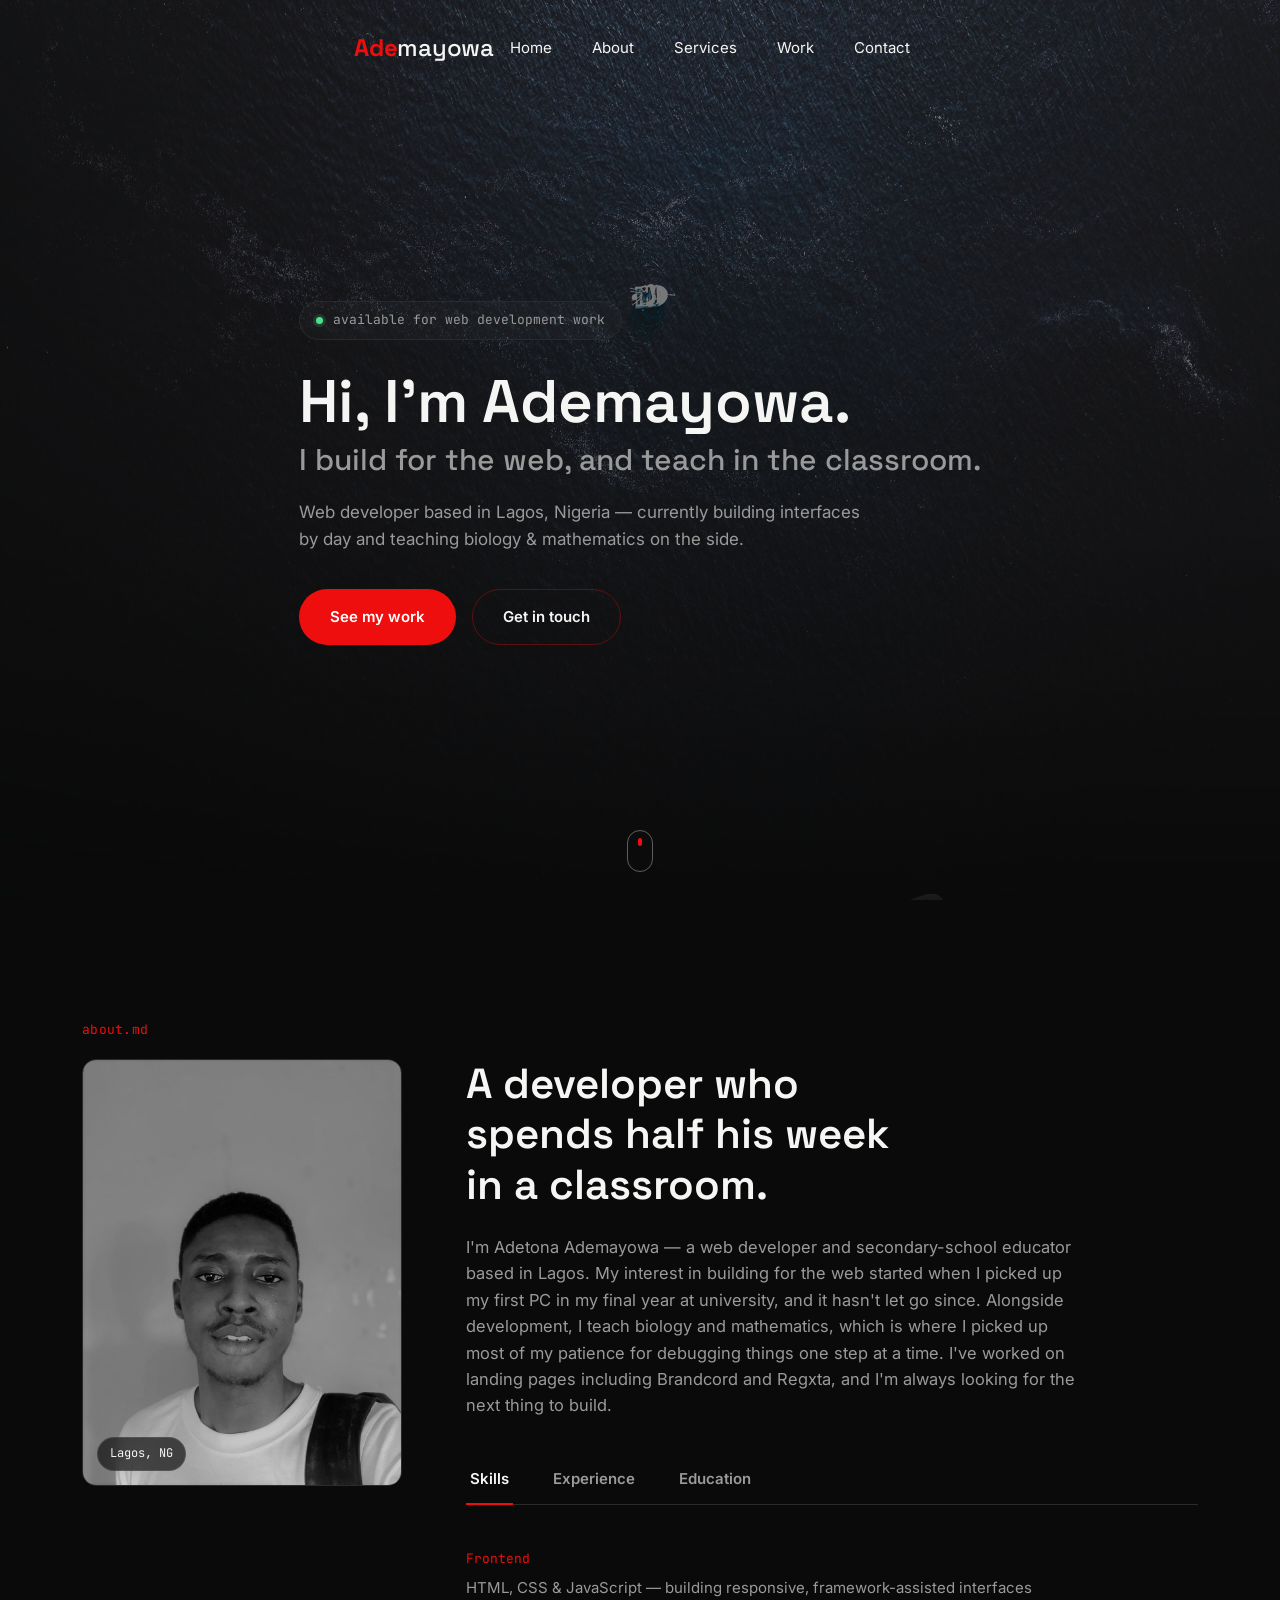
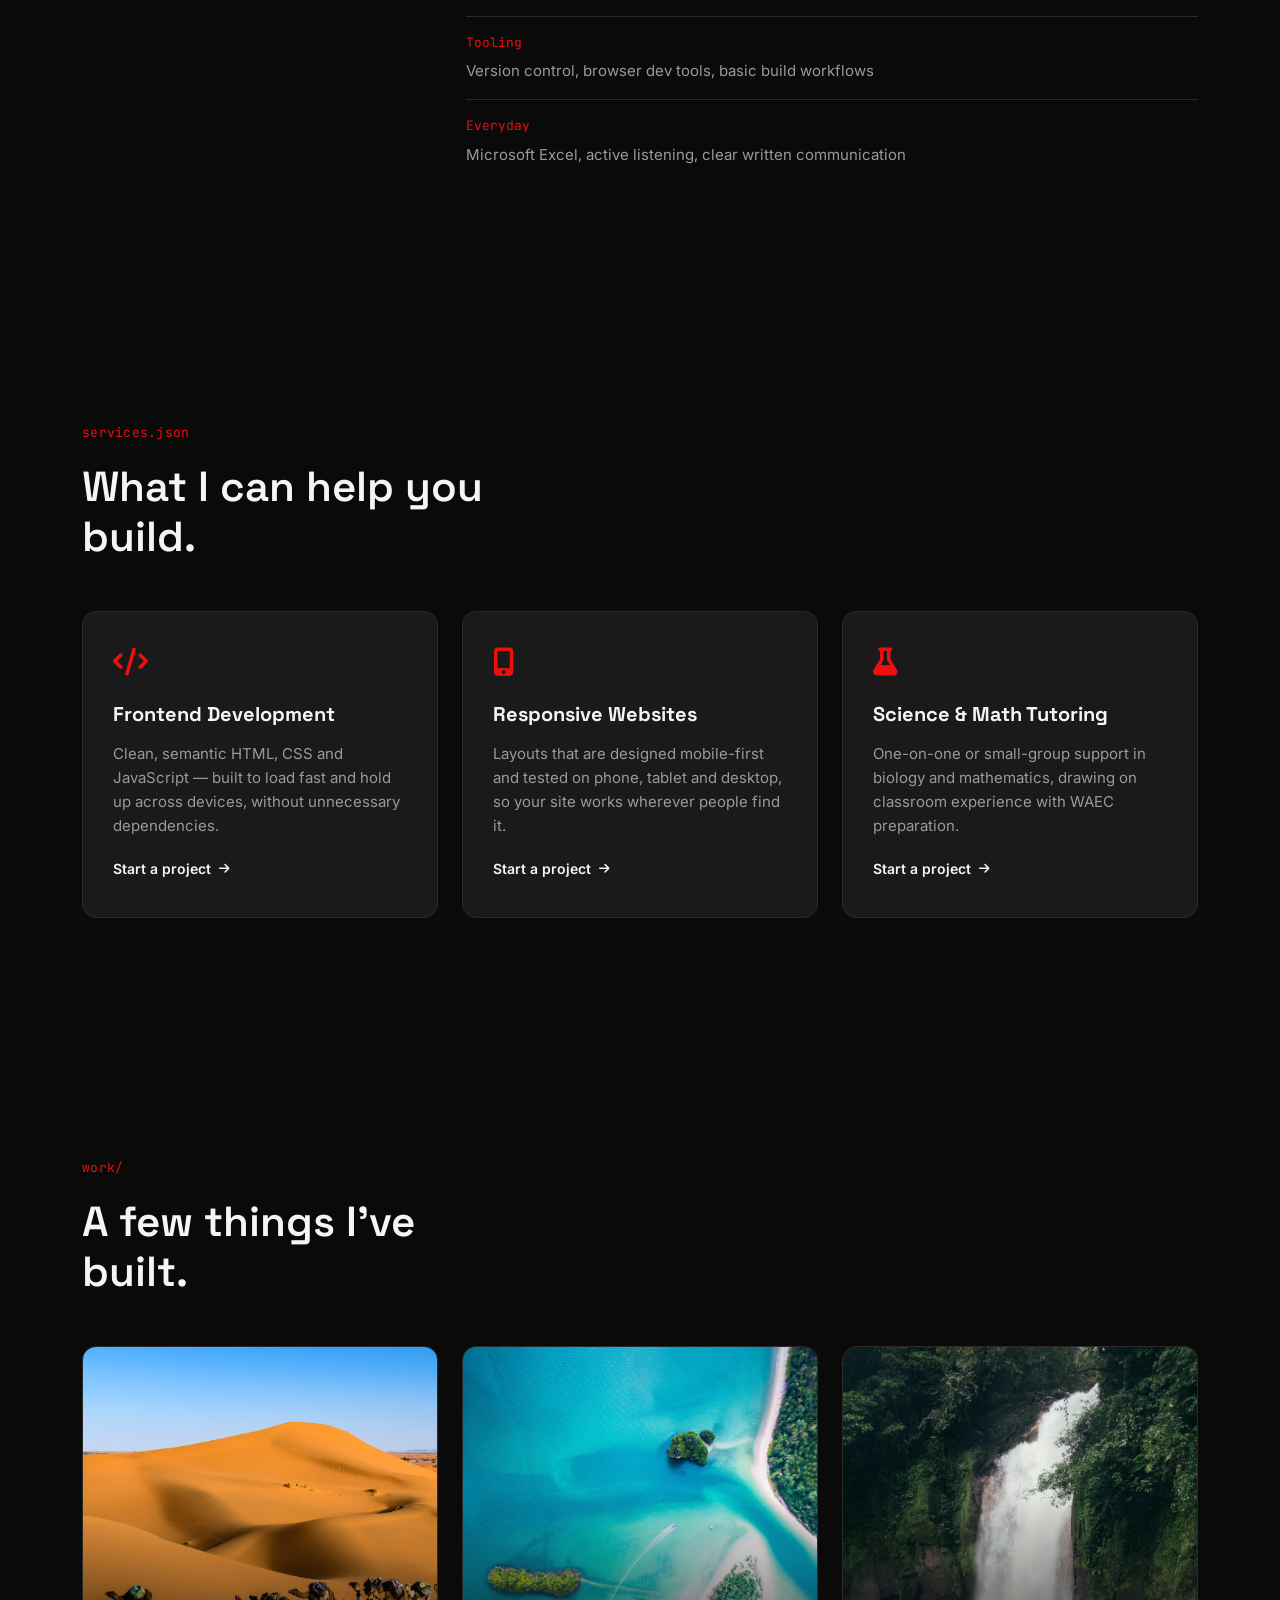
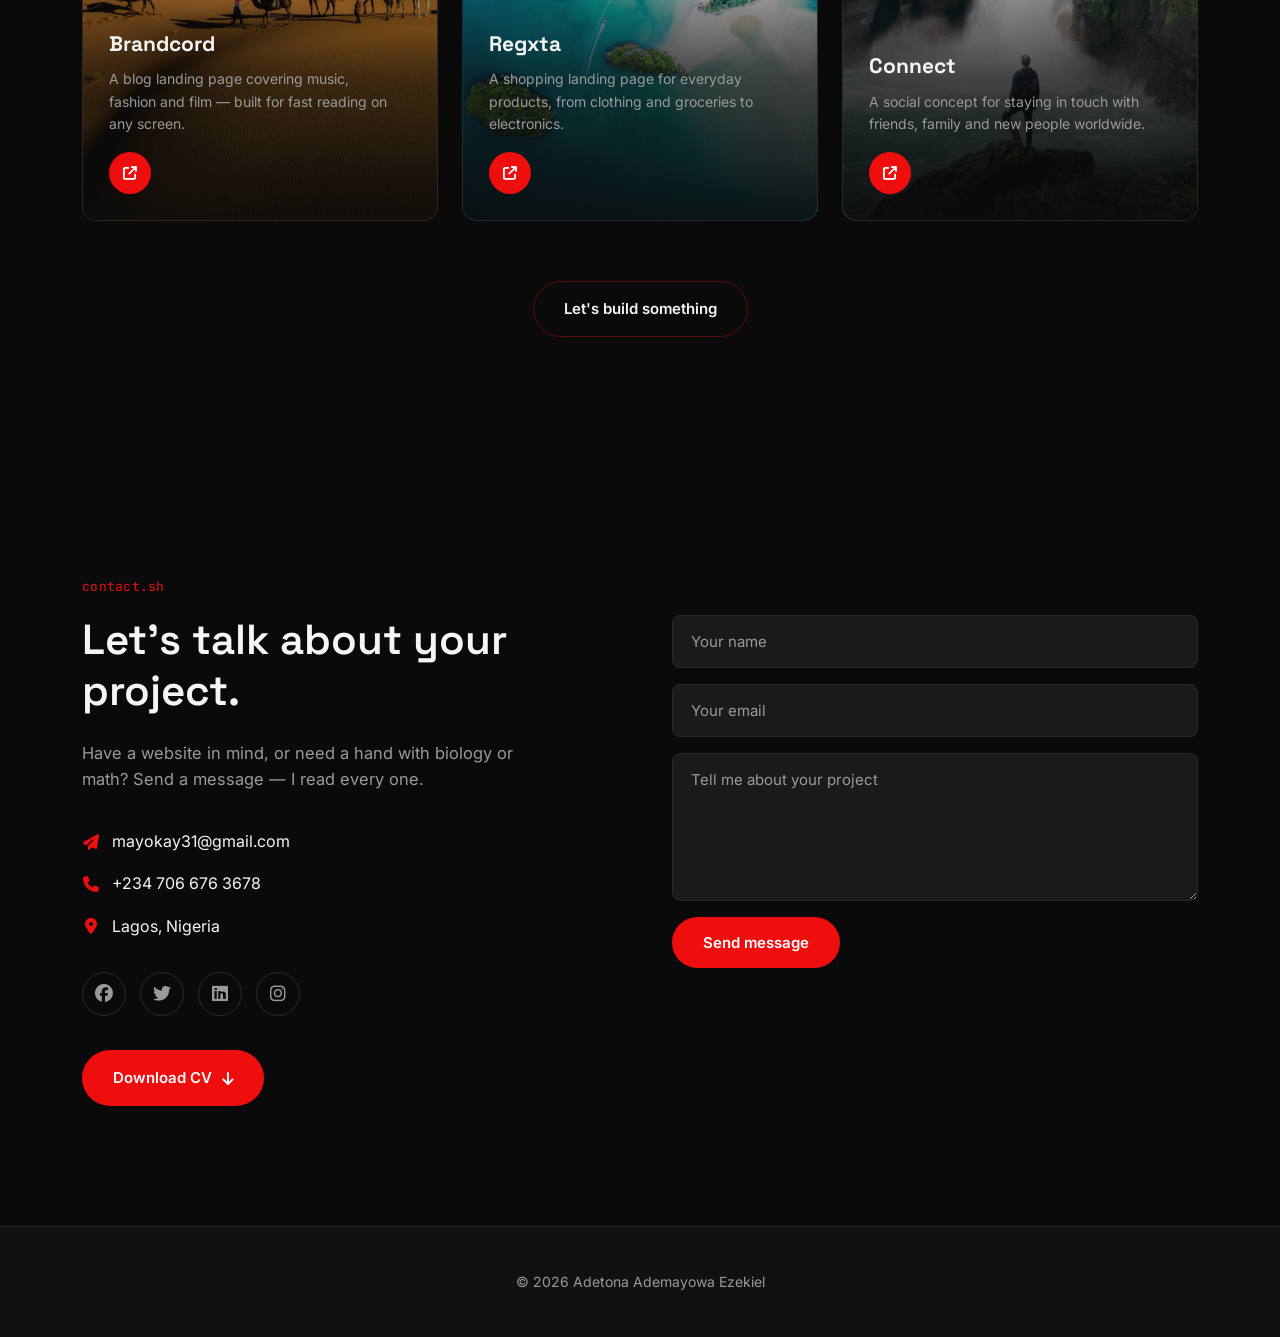
<file: index.html>
<!DOCTYPE html>
<html lang="en">
<head>
<meta charset="UTF-8">
<meta http-equiv="X-UA-Compatible" content="IE=edge">
<meta name="viewport" content="width=device-width, initial-scale=1.0">
<title>Ademayowa — Web Developer</title>
<meta name="description" content="Adetona Ademayowa — Web developer and science educator based in Lagos, Nigeria.">

<link rel="preconnect" href="https://fonts.googleapis.com">
<link rel="preconnect" href="https://fonts.gstatic.com" crossorigin>
<link href="https://fonts.googleapis.com/css2?family=Space+Grotesk:wght@400;500;600;700&family=Inter:wght@400;500;600&family=JetBrains+Mono:wght@400;500&display=swap" rel="stylesheet">

<link rel="stylesheet" href="https://cdnjs.cloudflare.com/ajax/libs/font-awesome/6.4.0/css/all.min.css" integrity="sha512-iecdLmaskl7CVkqkXNQ/ZH/XLlvWZOJyj7Yy7tcenmpD1ypASozpmT/E0iPtmFIB46ZmdtAc9eNBvH0H/ZpiBw==" crossorigin="anonymous" referrerpolicy="no-referrer" />

<link rel="stylesheet" href="css/home.css">
</head>
<body>

<div class="noise"></div>

<header id="home" class="header">
  <picture class="header__bg">
    <source media="(max-width: 700px)" srcset="images/img-3-mobile.jpg">
    <source media="(max-width: 1300px)" srcset="images/img-3-tablet.jpg">
    <img src="images/img-3.jpg" alt="" aria-hidden="true">
  </picture>
  <div class="header__overlay"></div>

  <nav class="nav container">
    <a href="#home" class="logo">Ade<span>mayowa</span></a>

    <ul id="nav-menu" class="nav__menu">
      <li><a href="#home" data-index="home.js">Home</a></li>
      <li><a href="#about" data-index="about.md">About</a></li>
      <li><a href="#services" data-index="services.json">Services</a></li>
      <li><a href="#portfolio" data-index="work/">Work</a></li>
      <li><a href="#contact" data-index="contact.sh">Contact</a></li>
      <button class="nav__close" id="nav-close" aria-label="Close menu"><i class="fas fa-times"></i></button>
    </ul>

    <button class="nav__toggle" id="nav-toggle" aria-label="Open menu" aria-expanded="false" aria-controls="nav-menu">
      <i class="fas fa-bars"></i>
    </button>
  </nav>

  <div class="hero container">
    <p class="hero__tag"><span class="dot"></span>available for web development work</p>
    <h1 class="hero__title">
      <span class="hero__line" id="type-target">Hi, I&rsquo;m Ademayowa.</span>
      <span class="hero__line hero__line--muted">I build for the web, and teach in the classroom.</span>
    </h1>
    <p class="hero__sub">Web developer based in Lagos, Nigeria — currently building interfaces by day and teaching biology &amp; mathematics on the side.</p>
    <div class="hero__actions">
      <a href="#portfolio" class="btn btn--fill">See my work</a>
      <a href="#contact" class="btn btn--line">Get in touch</a>
    </div>
  </div>

  <a href="#about" class="scroll-cue" aria-label="Scroll to about section"><span></span></a>
</header>

<main>

  <section id="about" class="about section">
    <div class="container">
      <p class="eyebrow">about.md</p>

      <div class="about__grid">
        <div class="about__portrait">
          <img src="images/user.jpg" alt="Portrait of Adetona Ademayowa">
          <div class="about__portrait-tag">Lagos, NG</div>
        </div>

        <div class="about__content">
          <h2 class="section__title">A developer who spends half his week in a classroom.</h2>
          <p class="about__text">
            I'm Adetona Ademayowa — a web developer and secondary-school educator based in Lagos. My interest
            in building for the web started when I picked up my first PC in my final year at university, and it
            hasn't let go since. Alongside development, I teach biology and mathematics, which is where I picked up
            most of my patience for debugging things one step at a time. I've worked on landing pages including
            Brandcord and Regxta, and I'm always looking for the next thing to build.
          </p>

          <div class="tabs">
            <div class="tabs__nav" role="tablist">
              <button class="tabs__link is-active" role="tab" aria-selected="true" aria-controls="skills" data-tab="skills">Skills</button>
              <button class="tabs__link" role="tab" aria-selected="false" aria-controls="experience" data-tab="experience">Experience</button>
              <button class="tabs__link" role="tab" aria-selected="false" aria-controls="education" data-tab="education">Education</button>
            </div>

            <div class="tabs__panel is-active" id="skills" role="tabpanel">
              <ul class="tab-list">
                <li><span>Frontend</span>HTML, CSS &amp; JavaScript — building responsive, framework-assisted interfaces</li>
                <li><span>Tooling</span>Version control, browser dev tools, basic build workflows</li>
                <li><span>Everyday</span>Microsoft Excel, active listening, clear written communication</li>
              </ul>
            </div>

            <div class="tabs__panel" id="experience" role="tabpanel">
              <ul class="tab-list">
                <li><span>2022 — Present</span>Mathematics, Biology &amp; Basic Technology Teacher, Royal Comprehensive College, Ipaja</li>
                <li><span>2021 — Present</span>Web Developer Intern, Royaltech I.T Solutions, Lagos</li>
                <li><span>2019 — 2020</span>Student Teacher (Biology), Mende Senior High School, Lagos</li>
              </ul>
            </div>
            <div class="tabs__panel" id="education" role="tabpanel">
              <ul class="tab-list">
                <li><span>2016 — 2021</span>B.Ed in Biology Education, University of Lagos</li>
                <li><span>2022</span>CSS &amp; JavaScript Training, Clever Programmer</li>
                <li><span>2021</span>HTML &amp; CSS Training, CodeWithMosh</li>
                <li><span>2010 — 2016</span>WASSCE, Dynamic Landmark College, Ogun</li>
              </ul>
            </div>
          </div>
        </div>
      </div>
    </div>
  </section>

  <section id="services" class="services section">
    <div class="container">
      <p class="eyebrow">services.json</p>
      <h2 class="section__title">What I can help you build.</h2>

      <div class="services__grid">
        <article class="service-card">
          <i class="fa-solid fa-code service-card__icon"></i>
          <h3>Frontend Development</h3>
          <p>Clean, semantic HTML, CSS and JavaScript — built to load fast and hold up across devices, without unnecessary dependencies.</p>
          <a href="#contact">Start a project <i class="fa-solid fa-arrow-right"></i></a>
        </article>

        <article class="service-card">
          <i class="fa-solid fa-mobile-screen-button service-card__icon"></i>
          <h3>Responsive Websites</h3>
          <p>Layouts that are designed mobile-first and tested on phone, tablet and desktop, so your site works wherever people find it.</p>
          <a href="#contact">Start a project <i class="fa-solid fa-arrow-right"></i></a>
        </article>

        <article class="service-card">
          <i class="fa-solid fa-flask service-card__icon"></i>
          <h3>Science &amp; Math Tutoring</h3>
          <p>One-on-one or small-group support in biology and mathematics, drawing on classroom experience with WAEC preparation.</p>
          <a href="#contact">Start a project <i class="fa-solid fa-arrow-right"></i></a>
        </article>
      </div>
    </div>
  </section>

  <section id="portfolio" class="portfolio section">
    <div class="container">
      <p class="eyebrow">work/</p>
      <h2 class="section__title">A few things I've built.</h2>

      <div class="work__grid">
        <article class="work-card">
          <img src="images/img-8.jpg" alt="Brandcord blog interface preview">
          <div class="work-card__layer">
            <h3>Brandcord</h3>
            <p>A blog landing page covering music, fashion and film — built for fast reading on any screen.</p>
            <a href="#" aria-label="View Brandcord project"><i class="fa-solid fa-arrow-up-right-from-square"></i></a>
          </div>
        </article>

        <article class="work-card">
          <img src="images/img-2.jpg" alt="Regxta shopping interface preview">
          <div class="work-card__layer">
            <h3>Regxta</h3>
            <p>A shopping landing page for everyday products, from clothing and groceries to electronics.</p>
            <a href="#" aria-label="View Regxta project"><i class="fa-solid fa-arrow-up-right-from-square"></i></a>
          </div>
        </article>

        <article class="work-card">
          <img src="images/img-9.jpg" alt="Social platform interface preview">
          <div class="work-card__layer">
            <h3>Connect</h3>
            <p>A social concept for staying in touch with friends, family and new people worldwide.</p>
            <a href="#" aria-label="View Connect project"><i class="fa-solid fa-arrow-up-right-from-square"></i></a>
          </div>
        </article>
      </div>

      <a href="#contact" class="btn btn--line btn--center">Let's build something</a>
    </div>
  </section>

  <section id="contact" class="contact section">
    <div class="container">
      <p class="eyebrow">contact.sh</p>

      <div class="contact__grid">
        <div class="contact__info">
          <h2 class="section__title">Let's talk about your project.</h2>
          <p class="contact__lead">Have a website in mind, or need a hand with biology or math? Send a message — I read every one.</p>

          <ul class="contact__list">
            <li>
              <a href="mailto:mayokay31@gmail.com"><i class="fa-solid fa-paper-plane"></i> mayokay31@gmail.com</a>
            </li>
            <li>
              <a href="tel:+2347066763678"><i class="fa-solid fa-phone"></i> +234 706 676 3678</a>
            </li>
            <li>
              <span><i class="fa-solid fa-location-dot"></i> Lagos, Nigeria</span>
            </li>
          </ul>

          <div class="social-icons">
            <a href="https://www.facebook.com/mayowaezekiel.adetona" aria-label="Facebook"><i class="fab fa-facebook"></i></a>
            <a href="https://twitter.com/Ademayowa123" aria-label="Twitter"><i class="fab fa-twitter"></i></a>
            <a href="https://www.linkedin.com/in/adetona-ademayowa" aria-label="LinkedIn"><i class="fab fa-linkedin"></i></a>
            <a href="https://instagram.com/a.d.e.m.a.y.o.w.a_" aria-label="Instagram"><i class="fab fa-instagram"></i></a>
          </div>

          <a href="Adetona Ademayowa resume.pdf" download class="btn btn--fill btn--resume">Download CV <i class="fa-solid fa-arrow-down"></i></a>
        </div>

        <form class="contact__form" id="contact-form">
          <label for="name" class="sr-only">Your name</label>
          <input type="text" id="name" name="name" placeholder="Your name" required>

          <label for="email" class="sr-only">Your email</label>
          <input type="email" id="email" name="email" placeholder="Your email" required>

          <label for="message" class="sr-only">Your message</label>
          <textarea id="message" name="message" rows="6" placeholder="Tell me about your project" required></textarea>

          <button type="submit" class="btn btn--fill">Send message</button>
          <p class="contact__form-note" id="form-note" role="status"></p>
        </form>
      </div>
    </div>
  </section>

</main>

<footer class="footer">
  <p>&copy; <span id="year"></span> Adetona Ademayowa Ezekiel</p>
</footer>

<script src="js/main.js"></script>
</body>
</html>
</file>
<file: css/home.css>
*, *::before, *::after {
  box-sizing: border-box;
}

html {
  scroll-behavior: smooth;
}

body {
  margin: 0;
  padding: 0;
  font-family: "Inter", "Segoe UI", sans-serif;
  background: #0a0a0a;
  color: #f5f5f4;
  line-height: 1.6;
  -webkit-font-smoothing: antialiased;
}

img {
  max-width: 100%;
  display: block;
}

a {
  color: inherit;
  text-decoration: none;
}

ul {
  margin: 0;
  padding: 0;
}

button {
  font-family: inherit;
}

@media (prefers-reduced-motion: reduce) {
  html {
    scroll-behavior: auto;
  }
  *, *::before, *::after {
    animation-duration: 0.01ms !important;
    transition-duration: 0.01ms !important;
  }
}
:focus-visible {
  outline: 2px solid #ee0e0e;
  outline-offset: 3px;
}

.sr-only {
  position: absolute;
  width: 1px;
  height: 1px;
  padding: 0;
  margin: -1px;
  overflow: hidden;
  clip: rect(0, 0, 0, 0);
  white-space: nowrap;
  border: 0;
}

.container {
  max-width: 1180px;
  margin: 0 auto;
  padding: 0 32px;
}
@media (max-width: 1024px) {
  .container {
    padding: 0 24px;
  }
}
@media (max-width: 640px) {
  .container {
    padding: 0 20px;
  }
}

.section {
  padding: 120px 0;
}
@media (max-width: 1024px) {
  .section {
    padding: 90px 0;
  }
}
@media (max-width: 640px) {
  .section {
    padding: 70px 0;
  }
}

.eyebrow {
  font-family: "JetBrains Mono", monospace;
  font-size: 13px;
  color: #ee0e0e;
  margin: 0 0 18px;
  letter-spacing: 0.02em;
}

.section__title {
  font-family: "Space Grotesk", "Segoe UI", sans-serif;
  font-weight: 600;
  font-size: clamp(28px, 3.4vw, 42px);
  line-height: 1.2;
  margin: 0 0 24px;
  max-width: 16ch;
}
@media (max-width: 640px) {
  .section__title {
    max-width: none;
  }
}

.noise {
  position: fixed;
  inset: 0;
  pointer-events: none;
  z-index: 1;
  opacity: 0.4;
  background-image: linear-gradient(rgba(255, 255, 255, 0.015) 1px, transparent 1px), linear-gradient(90deg, rgba(255, 255, 255, 0.015) 1px, transparent 1px);
  background-size: 42px 42px;
}

.btn {
  display: inline-flex;
  align-items: center;
  gap: 10px;
  padding: 15px 30px;
  border-radius: 999px;
  font-size: 15px;
  font-weight: 600;
  font-family: "Inter", "Segoe UI", sans-serif;
  border: 1px solid transparent;
  cursor: pointer;
  transition: transform 0.25s ease, background 0.25s ease, border-color 0.25s ease, color 0.25s ease;
}
.btn--fill {
  background: #ee0e0e;
  color: #fff;
}
.btn--fill:hover {
  transform: translateY(-2px);
  background: #ff2323;
}
.btn--line {
  border-color: rgba(238, 14, 14, 0.35);
  color: #f5f5f4;
}
.btn--line:hover {
  border-color: #ee0e0e;
  background: rgba(238, 14, 14, 0.12);
  transform: translateY(-2px);
}
.btn--center {
  display: flex;
  width: -moz-fit-content;
  width: fit-content;
  margin: 60px auto 0;
}
.btn--resume {
  margin-top: 34px;
}

.header {
  position: relative;
  min-height: 100svh;
  display: flex;
  flex-direction: column;
  overflow: hidden;
}
.header__bg {
  position: absolute;
  inset: 0;
  z-index: 0;
}
.header__bg img {
  width: 100%;
  height: 100%;
  -o-object-fit: cover;
     object-fit: cover;
}
.header__overlay {
  position: absolute;
  inset: 0;
  z-index: 1;
  background: linear-gradient(180deg, rgba(8, 8, 8, 0.35) 0%, rgba(8, 8, 8, 0.6) 55%, rgba(8, 8, 8, 0.92) 100%), linear-gradient(90deg, rgba(8, 8, 8, 0.4) 0%, rgba(8, 8, 8, 0.05) 45%);
}

.nav {
  position: relative;
  z-index: 5;
  display: flex;
  align-items: center;
  justify-content: space-between;
  padding-top: 28px;
  padding-bottom: 28px;
}
.nav__menu {
  display: flex;
  align-items: center;
  gap: 8px;
  list-style: none;
}
.nav__menu li {
  position: relative;
}
.nav__menu a {
  position: relative;
  display: inline-block;
  padding: 8px 16px;
  font-size: 15px;
  color: #f5f5f4;
  transition: color 0.25s ease;
}
.nav__menu a::after {
  content: "";
  position: absolute;
  left: 16px;
  right: 16px;
  bottom: 4px;
  height: 2px;
  background: #ee0e0e;
  transform: scaleX(0);
  transform-origin: left;
  transition: transform 0.3s ease;
}
.nav__menu a:hover {
  color: #fff;
}
.nav__menu a:hover::after {
  transform: scaleX(1);
}
@media (max-width: 640px) {
  .nav__menu {
    position: fixed;
    top: 0;
    right: -280px;
    width: 260px;
    height: 100vh;
    background: #111111;
    border-left: 1px solid #2a2a2a;
    flex-direction: column;
    align-items: flex-start;
    justify-content: center;
    gap: 4px;
    padding: 40px 32px;
    transition: right 0.4s ease;
    z-index: 10;
  }
  .nav__menu.is-open {
    right: 0;
  }
  .nav__menu a {
    display: block;
    width: 100%;
    padding: 12px 16px;
  }
  .nav__menu a::after {
    left: 16px;
    right: 16px;
  }
}
.nav__close, .nav__toggle {
  display: none;
  background: none;
  border: none;
  color: #f5f5f4;
  font-size: 22px;
  cursor: pointer;
  line-height: 1;
}
@media (max-width: 640px) {
  .nav__toggle {
    display: block;
    z-index: 6;
  }
}
@media (max-width: 640px) {
  .nav__close {
    display: block;
    position: absolute;
    top: 20px;
    right: 20px;
  }
}

.logo {
  font-family: "Space Grotesk", "Segoe UI", sans-serif;
  font-size: 24px;
  font-weight: 700;
  color: #ee0e0e;
  letter-spacing: -0.01em;
}
.logo span {
  color: #f5f5f4;
  font-weight: 500;
}

.hero {
  position: relative;
  z-index: 3;
  margin-top: auto;
  margin-bottom: auto;
  padding-top: 40px;
  padding-bottom: 90px;
  max-width: 760px;
}
@media (max-width: 640px) {
  .hero {
    padding-bottom: 70px;
  }
}
.hero__tag {
  display: inline-flex;
  align-items: center;
  gap: 10px;
  font-family: "JetBrains Mono", monospace;
  font-size: 13px;
  color: #9a9a9a;
  border: 1px solid #2a2a2a;
  padding: 8px 16px;
  border-radius: 999px;
  margin: 0 0 28px;
  background: rgba(255, 255, 255, 0.02);
}
.hero__title {
  font-family: "Space Grotesk", "Segoe UI", sans-serif;
  font-weight: 600;
  margin: 0 0 22px;
}
.hero__line {
  display: block;
  font-size: clamp(34px, 5.6vw, 60px);
  line-height: 1.12;
  color: #f5f5f4;
}
.hero__line--muted {
  color: #9a9a9a;
  font-size: clamp(20px, 2.6vw, 30px);
  font-weight: 500;
  margin-top: 8px;
}
.hero__sub {
  font-size: 17px;
  color: #9a9a9a;
  max-width: 52ch;
  margin: 0 0 36px;
}
.hero__actions {
  display: flex;
  flex-wrap: wrap;
  gap: 16px;
}
@media (max-width: 640px) {
  .hero__actions {
    flex-direction: column;
    align-items: stretch;
  }
  .hero__actions .btn {
    justify-content: center;
  }
}

.dot {
  width: 7px;
  height: 7px;
  border-radius: 50%;
  background: #4ee08a;
  box-shadow: 0 0 0 3px rgba(78, 224, 138, 0.15);
}

.scroll-cue {
  position: absolute;
  bottom: 28px;
  left: 50%;
  transform: translateX(-50%);
  z-index: 3;
  width: 26px;
  height: 42px;
  border: 1.5px solid rgba(245, 245, 244, 0.35);
  border-radius: 999px;
}
.scroll-cue span {
  position: absolute;
  top: 7px;
  left: 50%;
  width: 4px;
  height: 8px;
  border-radius: 2px;
  background: #ee0e0e;
  transform: translateX(-50%);
  animation: scrollcue 1.8s ease infinite;
}
@media (max-width: 640px) {
  .scroll-cue {
    display: none;
  }
}

@keyframes scrollcue {
  0% {
    opacity: 1;
    top: 7px;
  }
  70% {
    opacity: 0;
    top: 20px;
  }
  100% {
    opacity: 0;
    top: 7px;
  }
}
.about__grid {
  display: grid;
  grid-template-columns: 320px 1fr;
  gap: 64px;
  align-items: start;
}
@media (max-width: 1024px) {
  .about__grid {
    grid-template-columns: 260px 1fr;
    gap: 44px;
  }
}
@media (max-width: 860px) {
  .about__grid {
    grid-template-columns: 1fr;
  }
}
.about__portrait {
  position: relative;
  border-radius: 14px;
  overflow: hidden;
  border: 1px solid #2a2a2a;
}
.about__portrait img {
  width: 100%;
}
@media (max-width: 860px) {
  .about__portrait {
    max-width: 280px;
  }
}
@media (max-width: 640px) {
  .about__portrait {
    max-width: 200px;
  }
}
.about__portrait-tag {
  position: absolute;
  bottom: 14px;
  left: 14px;
  font-family: "JetBrains Mono", monospace;
  font-size: 12px;
  padding: 6px 12px;
  border-radius: 999px;
  background: rgba(10, 10, 10, 0.65);
  border: 1px solid rgba(255, 255, 255, 0.1);
  backdrop-filter: blur(6px);
}
.about__text {
  color: #9a9a9a;
  font-size: 16.5px;
  max-width: 62ch;
  margin-bottom: 40px;
}

.tabs__nav {
  display: flex;
  gap: 8px;
  border-bottom: 1px solid #2a2a2a;
  margin-bottom: 28px;
}
@media (max-width: 640px) {
  .tabs__nav {
    gap: 0;
  }
}
.tabs__link {
  background: none;
  border: none;
  color: #9a9a9a;
  font-size: 15px;
  font-weight: 600;
  font-family: "Inter", "Segoe UI", sans-serif;
  padding: 10px 4px 16px;
  margin-right: 28px;
  cursor: pointer;
  position: relative;
}
@media (max-width: 640px) {
  .tabs__link {
    margin-right: 18px;
    font-size: 14px;
  }
}
.tabs__link::after {
  content: "";
  position: absolute;
  left: 0;
  bottom: -1px;
  height: 2px;
  width: 100%;
  background: #ee0e0e;
  transform: scaleX(0);
  transform-origin: left;
  transition: transform 0.3s ease;
}
.tabs__link.is-active {
  color: #f5f5f4;
}
.tabs__link.is-active::after {
  transform: scaleX(1);
}
.tabs__panel {
  display: none;
}
.tabs__panel.is-active {
  display: block;
}

.tab-list {
  list-style: none;
}
.tab-list li {
  padding: 16px 0;
  border-bottom: 1px solid #2a2a2a;
  color: #9a9a9a;
  font-size: 15px;
}
.tab-list li:last-child {
  border-bottom: none;
}
.tab-list li span {
  display: block;
  font-family: "JetBrains Mono", monospace;
  color: #ee0e0e;
  font-size: 13px;
  margin-bottom: 6px;
}

.services__grid {
  display: grid;
  grid-template-columns: repeat(3, 1fr);
  gap: 24px;
  margin-top: 48px;
}
@media (max-width: 1024px) {
  .services__grid {
    gap: 20px;
  }
}
@media (max-width: 860px) {
  .services__grid {
    grid-template-columns: 1fr 1fr;
  }
}
@media (max-width: 640px) {
  .services__grid {
    grid-template-columns: 1fr;
  }
}

.service-card {
  background: #1a1a1a;
  border: 1px solid #2a2a2a;
  border-radius: 14px;
  padding: 36px 30px;
  transition: border-color 0.3s ease, transform 0.3s ease, background 0.3s ease;
}
.service-card:hover {
  border-color: rgba(238, 14, 14, 0.35);
  transform: translateY(-6px);
  background: #212121;
}
.service-card__icon {
  font-size: 28px;
  color: #ee0e0e;
  margin-bottom: 22px;
  display: block;
}
.service-card h3 {
  font-family: "Space Grotesk", "Segoe UI", sans-serif;
  font-size: 20px;
  margin: 0 0 12px;
}
.service-card p {
  color: #9a9a9a;
  font-size: 15px;
  margin: 0 0 18px;
}
.service-card a {
  font-size: 14px;
  font-weight: 600;
  color: #f5f5f4;
  display: inline-flex;
  align-items: center;
  gap: 8px;
}
.service-card a i {
  transition: transform 0.25s ease;
  font-size: 12px;
}
.service-card a:hover i {
  transform: translateX(4px);
}

.work__grid {
  display: grid;
  grid-template-columns: repeat(3, 1fr);
  gap: 24px;
  margin-top: 48px;
}
@media (max-width: 1024px) {
  .work__grid {
    gap: 18px;
  }
}
@media (max-width: 860px) {
  .work__grid {
    grid-template-columns: 1fr 1fr;
  }
}
@media (max-width: 640px) {
  .work__grid {
    grid-template-columns: 1fr;
  }
}

.work-card {
  position: relative;
  border-radius: 14px;
  overflow: hidden;
  border: 1px solid #2a2a2a;
  aspect-ratio: 3/4;
}
@media (max-width: 640px) {
  .work-card {
    aspect-ratio: 4/3;
  }
}
.work-card img {
  width: 100%;
  height: 100%;
  -o-object-fit: cover;
     object-fit: cover;
  transition: transform 0.5s ease;
}
.work-card__layer {
  position: absolute;
  inset: 0;
  display: flex;
  flex-direction: column;
  justify-content: flex-end;
  padding: 26px;
  background: linear-gradient(180deg, rgba(10, 10, 10, 0) 30%, rgba(10, 10, 10, 0.75) 70%, rgba(10, 10, 10, 0.94) 100%);
}
.work-card__layer h3 {
  font-family: "Space Grotesk", "Segoe UI", sans-serif;
  font-size: 21px;
  margin: 0 0 8px;
}
.work-card__layer p {
  font-size: 14px;
  color: #9a9a9a;
  margin: 0 0 16px;
  max-width: 32ch;
}
.work-card__layer a {
  width: 42px;
  height: 42px;
  border-radius: 50%;
  background: #ee0e0e;
  color: #fff;
  display: flex;
  align-items: center;
  justify-content: center;
  font-size: 14px;
  transition: transform 0.25s ease, background 0.25s ease;
}
.work-card__layer a:hover {
  background: #fff;
  color: #ee0e0e;
  transform: translateY(-3px);
}
.work-card:hover img {
  transform: scale(1.06);
}

.contact__grid {
  display: grid;
  grid-template-columns: 1fr 1fr;
  gap: 64px;
  align-items: start;
}
@media (max-width: 1024px) {
  .contact__grid {
    gap: 44px;
  }
}
@media (max-width: 860px) {
  .contact__grid {
    grid-template-columns: 1fr;
  }
}
.contact__lead {
  color: #9a9a9a;
  font-size: 16.5px;
  max-width: 46ch;
  margin-bottom: 36px;
}
.contact__list {
  list-style: none;
  margin-bottom: 32px;
}
.contact__list li {
  margin-bottom: 16px;
}
.contact__list a, .contact__list span {
  display: inline-flex;
  align-items: center;
  gap: 12px;
  font-size: 16px;
}
.contact__list i {
  color: #ee0e0e;
  width: 18px;
  text-align: center;
}
.contact__list a {
  transition: color 0.25s ease;
}
.contact__list a:hover {
  color: #ee0e0e;
}
.contact__form {
  display: flex;
  flex-direction: column;
  gap: 16px;
}
.contact__form input,
.contact__form textarea {
  width: 100%;
  border: 1px solid #2a2a2a;
  outline: none;
  background: #1a1a1a;
  padding: 16px 18px;
  font-size: 15px;
  font-family: "Inter", "Segoe UI", sans-serif;
  color: #f5f5f4;
  border-radius: 8px;
  transition: border-color 0.25s ease;
  resize: vertical;
}
.contact__form input::-moz-placeholder, .contact__form textarea::-moz-placeholder {
  color: #9a9a9a;
}
.contact__form input::placeholder,
.contact__form textarea::placeholder {
  color: #9a9a9a;
}
.contact__form input:focus,
.contact__form textarea:focus {
  border-color: #ee0e0e;
}
.contact__form button {
  align-self: flex-start;
}
.contact__form-note {
  font-size: 14px;
  color: #4ee08a;
  min-height: 20px;
  margin: 0;
}

.social-icons {
  display: flex;
  gap: 14px;
}
.social-icons a {
  width: 44px;
  height: 44px;
  border-radius: 50%;
  border: 1px solid #2a2a2a;
  display: flex;
  align-items: center;
  justify-content: center;
  font-size: 18px;
  color: #9a9a9a;
  transition: all 0.25s ease;
}
.social-icons a:hover {
  color: #fff;
  border-color: #ee0e0e;
  background: #ee0e0e;
  transform: translateY(-3px);
}

.footer {
  text-align: center;
  padding: 30px 0;
  background: #111111;
  border-top: 1px solid #2a2a2a;
  color: #9a9a9a;
  font-size: 14px;
}/*# sourceMappingURL=home.css.map */
</file>
